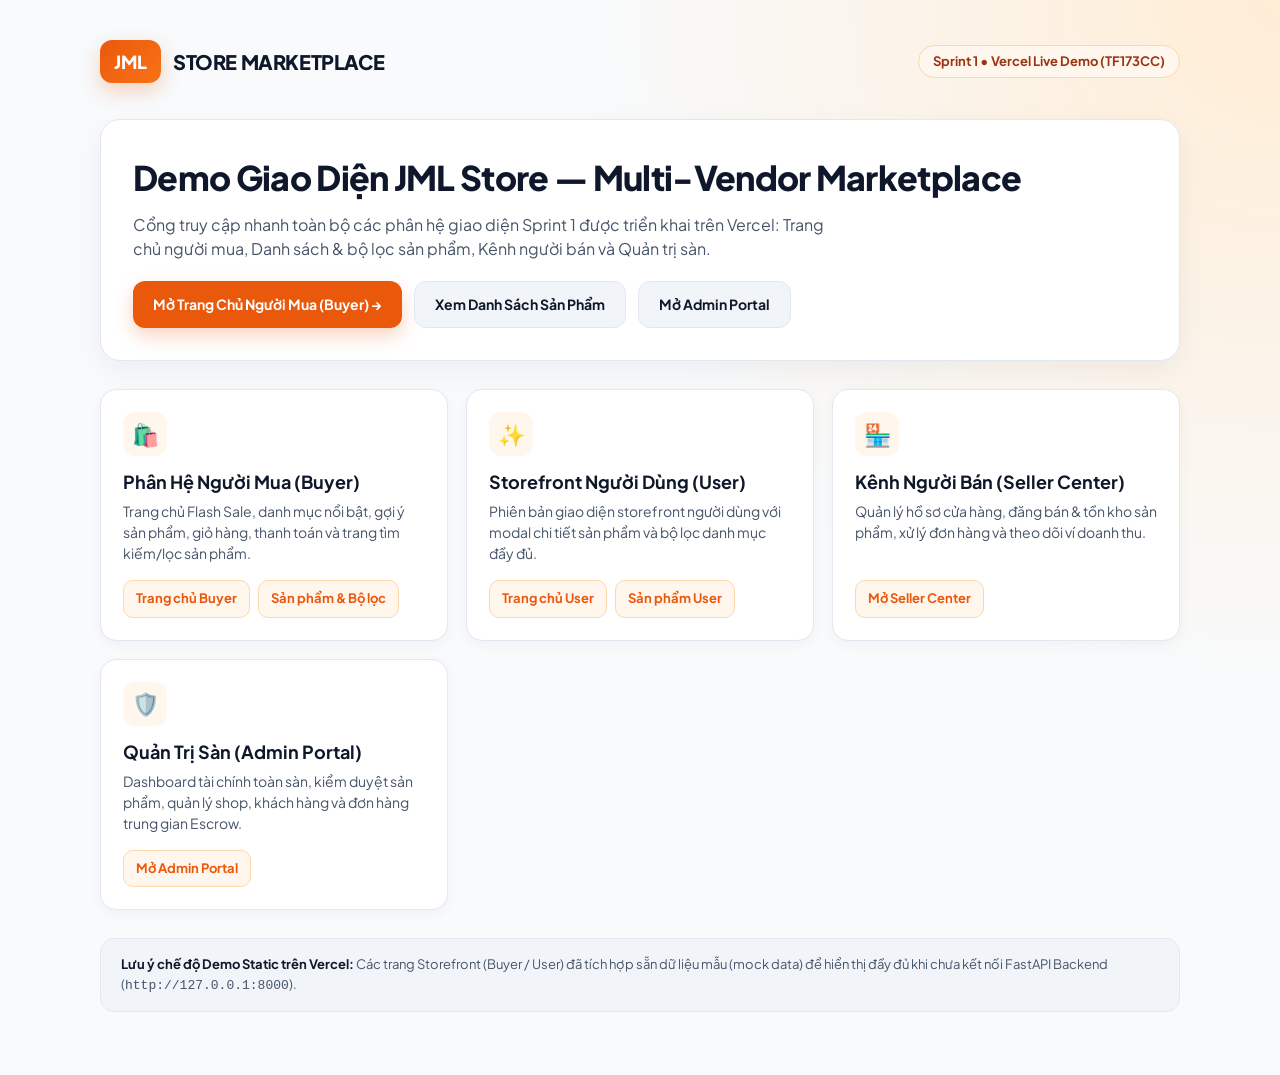
<file: frontend/index.html>
<!doctype html>
<html lang="vi">
  <head>
    <meta charset="utf-8" />
    <meta name="viewport" content="width=device-width, initial-scale=1.0" />
    <title>JML Store - Demo Giao Diện Sprint 1</title>
    <link rel="icon" type="image/svg+xml" href="./admin/jml-store-icon.svg" />
    <link rel="preconnect" href="https://fonts.googleapis.com" />
    <link rel="preconnect" href="https://fonts.gstatic.com" crossorigin />
    <link
      href="https://fonts.googleapis.com/css2?family=Plus+Jakarta+Sans:wght@400;500;600;700;800&display=swap"
      rel="stylesheet"
    />
    <style>
      :root {
        --primary: #ea580c;
        --primary-hover: #c2410c;
        --primary-soft: #fff7ed;
        --bg: #f8fafc;
        --surface: #ffffff;
        --text: #0f172a;
        --muted: #475569;
        --border: #e2e8f0;
      }

      * {
        box-sizing: border-box;
        margin: 0;
        padding: 0;
      }

      body {
        font-family: "Plus Jakarta Sans", system-ui, -apple-system, sans-serif;
        background: radial-gradient(circle at top right, #ffedd5 0%, var(--bg) 42%);
        color: var(--text);
        min-height: 100vh;
        line-height: 1.5;
      }

      .container {
        max-width: 1120px;
        margin: 0 auto;
        padding: 40px 20px 64px;
      }

      .header {
        display: flex;
        flex-wrap: wrap;
        align-items: center;
        justify-content: space-between;
        gap: 16px;
        margin-bottom: 36px;
      }

      .brand {
        display: flex;
        align-items: center;
        gap: 12px;
        text-decoration: none;
        color: var(--text);
      }

      .brand-badge {
        background: linear-gradient(135deg, #ea580c, #f97316);
        color: #fff;
        font-weight: 800;
        font-size: 18px;
        padding: 8px 14px;
        border-radius: 12px;
        box-shadow: 0 8px 20px rgba(234, 88, 12, 0.25);
      }

      .brand-title {
        font-size: 20px;
        font-weight: 800;
        letter-spacing: -0.02em;
      }

      .pill {
        display: inline-flex;
        align-items: center;
        gap: 8px;
        padding: 6px 14px;
        border-radius: 999px;
        background: var(--primary-soft);
        border: 1px solid #fed7aa;
        color: #9a3412;
        font-size: 13px;
        font-weight: 700;
      }

      .hero {
        background: var(--surface);
        border: 1px solid var(--border);
        border-radius: 20px;
        padding: 32px;
        margin-bottom: 28px;
        box-shadow: 0 10px 30px rgba(15, 23, 42, 0.05);
      }

      .hero h1 {
        font-size: clamp(24px, 4vw, 34px);
        font-weight: 800;
        letter-spacing: -0.02em;
        margin-bottom: 10px;
      }

      .hero p {
        color: var(--muted);
        max-width: 720px;
        margin-bottom: 20px;
      }

      .hero-actions {
        display: flex;
        flex-wrap: wrap;
        gap: 12px;
      }

      .btn {
        display: inline-flex;
        align-items: center;
        justify-content: center;
        gap: 8px;
        padding: 12px 20px;
        border-radius: 12px;
        font-weight: 700;
        font-size: 14px;
        text-decoration: none;
        transition: transform 0.15s ease, box-shadow 0.15s ease, background 0.15s ease;
      }

      .btn:hover {
        transform: translateY(-1px);
      }

      .btn-primary {
        background: var(--primary);
        color: #fff;
        box-shadow: 0 8px 18px rgba(234, 88, 12, 0.25);
      }

      .btn-primary:hover {
        background: var(--primary-hover);
      }

      .btn-secondary {
        background: #f1f5f9;
        color: var(--text);
        border: 1px solid var(--border);
      }

      .btn-secondary:hover {
        background: #e2e8f0;
      }

      .grid {
        display: grid;
        grid-template-columns: repeat(auto-fit, minmax(260px, 1fr));
        gap: 18px;
      }

      .card {
        background: var(--surface);
        border: 1px solid var(--border);
        border-radius: 16px;
        padding: 22px;
        display: flex;
        flex-direction: column;
        justify-content: space-between;
        gap: 16px;
        box-shadow: 0 4px 14px rgba(15, 23, 42, 0.04);
      }

      .card-icon {
        width: 44px;
        height: 44px;
        border-radius: 12px;
        display: grid;
        place-items: center;
        font-size: 22px;
        background: var(--primary-soft);
        margin-bottom: 12px;
      }

      .card h2 {
        font-size: 18px;
        font-weight: 700;
        margin-bottom: 6px;
      }

      .card p {
        font-size: 14px;
        color: var(--muted);
      }

      .card-links {
        display: flex;
        flex-wrap: wrap;
        gap: 8px;
      }

      .card-link {
        display: inline-flex;
        align-items: center;
        gap: 6px;
        padding: 8px 12px;
        border-radius: 10px;
        font-size: 13px;
        font-weight: 700;
        text-decoration: none;
        color: var(--primary);
        background: var(--primary-soft);
        border: 1px solid #fed7aa;
      }

      .card-link:hover {
        background: #ffedd5;
      }

      .note {
        margin-top: 28px;
        padding: 16px 20px;
        border-radius: 14px;
        background: #f1f5f9;
        border: 1px solid var(--border);
        font-size: 13px;
        color: var(--muted);
      }

      .note strong {
        color: var(--text);
      }
    </style>
  </head>
  <body>
    <main class="container">
      <header class="header">
        <a class="brand" href="./buyer/index.html">
          <span class="brand-badge">JML</span>
          <span class="brand-title">STORE MARKETPLACE</span>
        </a>
        <span class="pill">Sprint 1 • Vercel Live Demo (TF173CC)</span>
      </header>

      <section class="hero">
        <h1>Demo Giao Diện JML Store — Multi-Vendor Marketplace</h1>
        <p>
          Cổng truy cập nhanh toàn bộ các phân hệ giao diện Sprint 1 được triển khai trên Vercel:
          Trang chủ người mua, Danh sách &amp; bộ lọc sản phẩm, Kênh người bán và Quản trị sàn.
        </p>
        <div class="hero-actions">
          <a class="btn btn-primary" href="./buyer/index.html">
            Mở Trang Chủ Người Mua (Buyer) →
          </a>
          <a class="btn btn-secondary" href="./buyer/products.html">
            Xem Danh Sách Sản Phẩm
          </a>
          <a class="btn btn-secondary" href="./admin/index.html">
            Mở Admin Portal
          </a>
        </div>
      </section>

      <section class="grid">
        <article class="card">
          <div>
            <div class="card-icon">🛍️</div>
            <h2>Phân Hệ Người Mua (Buyer)</h2>
            <p>
              Trang chủ Flash Sale, danh mục nổi bật, gợi ý sản phẩm, giỏ hàng, thanh toán và
              trang tìm kiếm/lọc sản phẩm.
            </p>
          </div>
          <div class="card-links">
            <a class="card-link" href="./buyer/index.html">Trang chủ Buyer</a>
            <a class="card-link" href="./buyer/products.html">Sản phẩm &amp; Bộ lọc</a>
          </div>
        </article>

        <article class="card">
          <div>
            <div class="card-icon">✨</div>
            <h2>Storefront Người Dùng (User)</h2>
            <p>
              Phiên bản giao diện storefront người dùng với modal chi tiết sản phẩm và bộ lọc danh
              mục đầy đủ.
            </p>
          </div>
          <div class="card-links">
            <a class="card-link" href="./user/index.html">Trang chủ User</a>
            <a class="card-link" href="./user/products.html">Sản phẩm User</a>
          </div>
        </article>

        <article class="card">
          <div>
            <div class="card-icon">🏪</div>
            <h2>Kênh Người Bán (Seller Center)</h2>
            <p>
              Quản lý hồ sơ cửa hàng, đăng bán &amp; tồn kho sản phẩm, xử lý đơn hàng và theo dõi
              ví doanh thu.
            </p>
          </div>
          <div class="card-links">
            <a class="card-link" href="./seller/index.html">Mở Seller Center</a>
          </div>
        </article>

        <article class="card">
          <div>
            <div class="card-icon">🛡️</div>
            <h2>Quản Trị Sàn (Admin Portal)</h2>
            <p>
              Dashboard tài chính toàn sàn, kiểm duyệt sản phẩm, quản lý shop, khách hàng và đơn
              hàng trung gian Escrow.
            </p>
          </div>
          <div class="card-links">
            <a class="card-link" href="./admin/index.html">Mở Admin Portal</a>
          </div>
        </article>
      </section>

      <aside class="note">
        <strong>Lưu ý chế độ Demo Static trên Vercel:</strong> Các trang Storefront (Buyer / User)
        đã tích hợp sẵn dữ liệu mẫu (mock data) để hiển thị đầy đủ khi chưa kết nối FastAPI Backend
        (<code>http://127.0.0.1:8000</code>).
      </aside>
    </main>
  </body>
</html>
</file>
